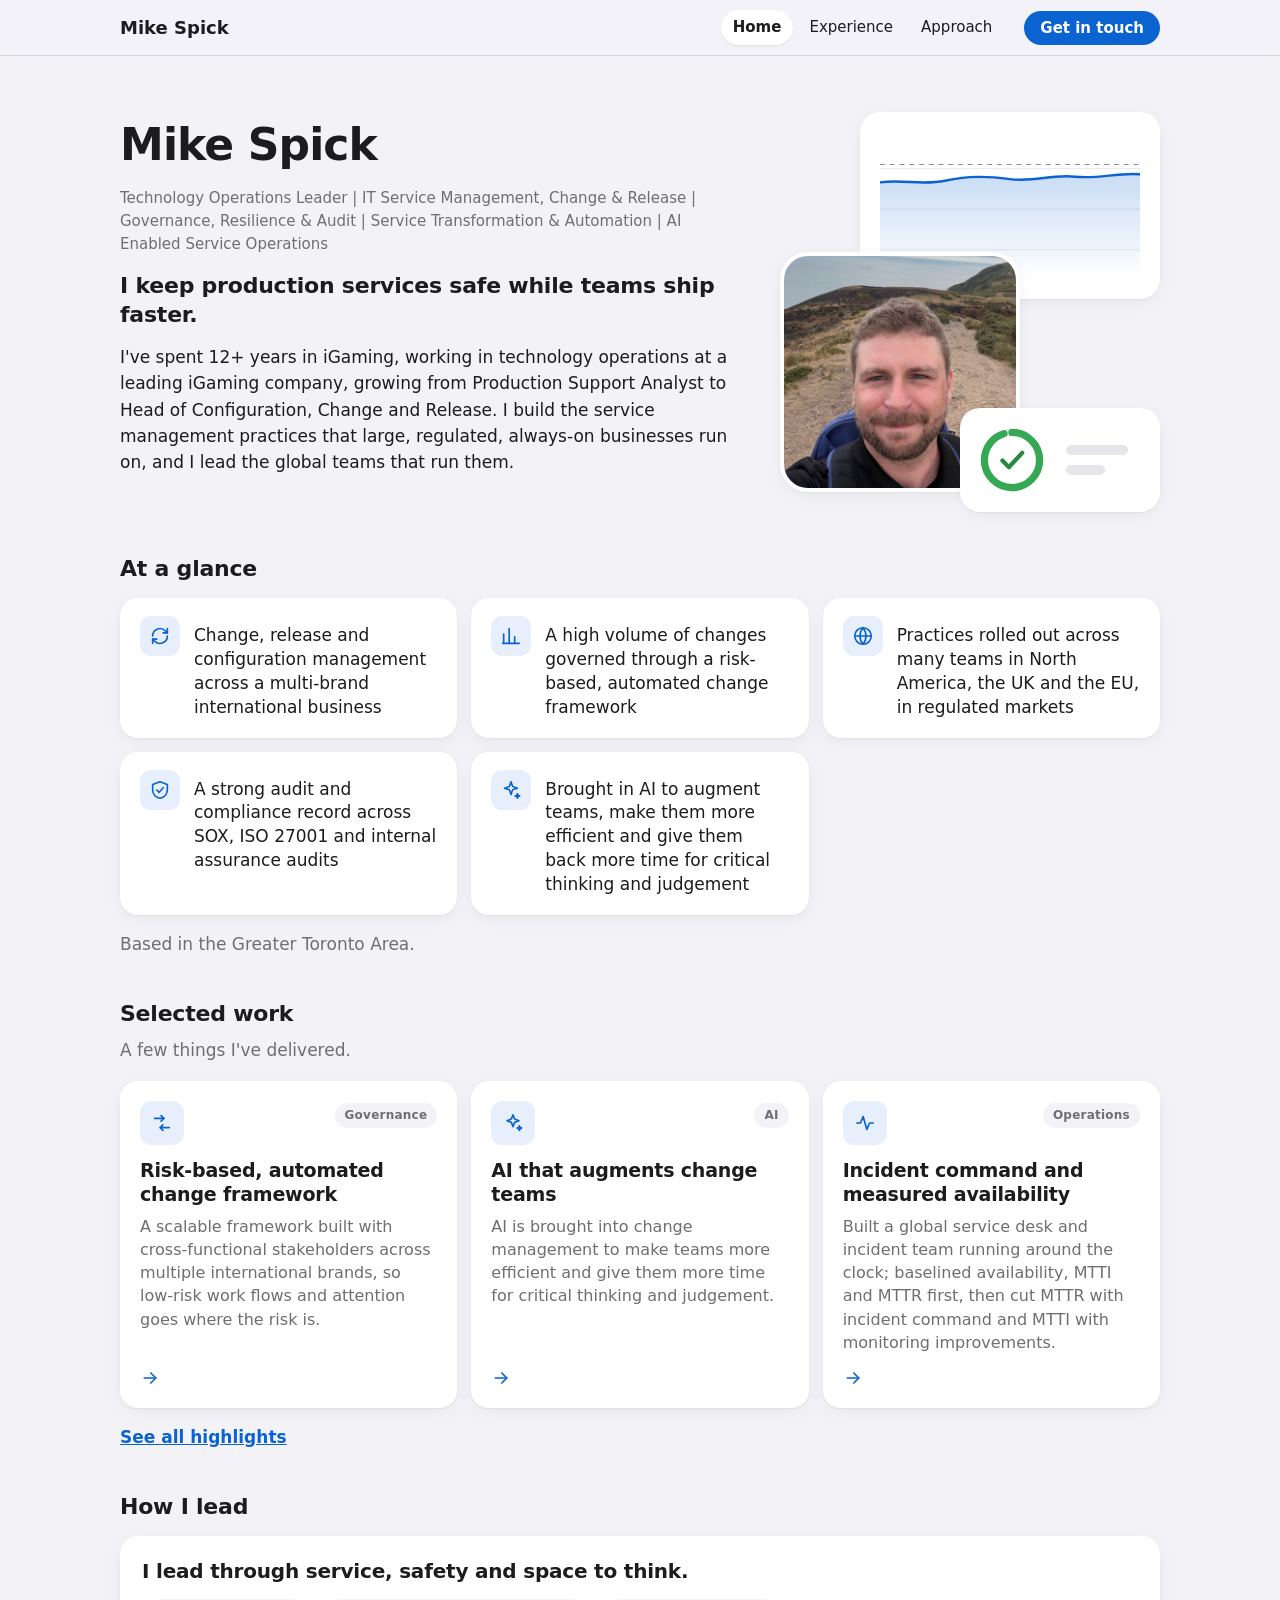
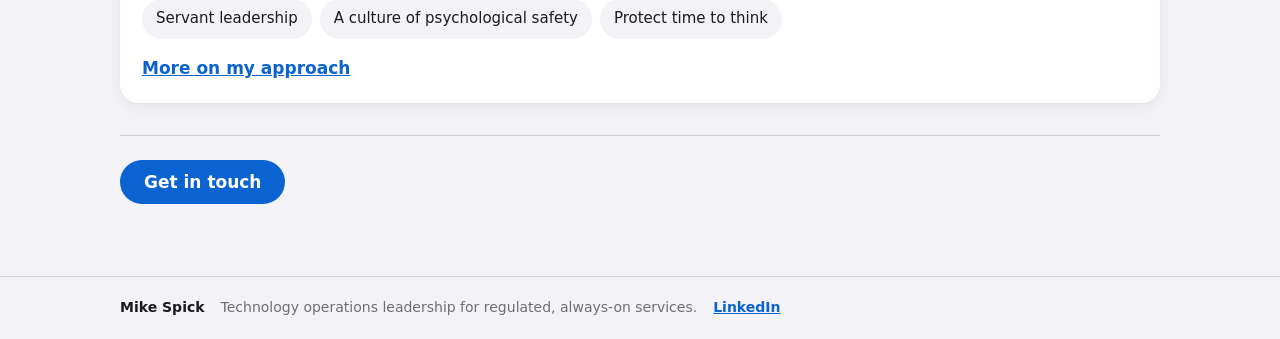
<file: index.html>
<!doctype html>
<html lang="en">
<head>
<meta charset="utf-8">
<meta name="viewport" content="width=device-width, initial-scale=1">
<title>Mike Spick | Technology Operations Leader</title>
<meta name="description" content="Mike Spick, Technology Operations Leader. I keep production services safe while teams ship faster.">
<meta property="og:type" content="website">
<meta property="og:site_name" content="Mike Spick">
<meta property="og:title" content="Mike Spick | Technology Operations Leader">
<meta property="og:description" content="Mike Spick, Technology Operations Leader. I keep production services safe while teams ship faster.">
<meta property="og:url" content="https://odd-brew.github.io/personal-website/">
<meta property="og:image" content="https://odd-brew.github.io/personal-website/img/og-card-2.jpg">
<meta property="og:image:width" content="1200">
<meta property="og:image:height" content="630">
<meta property="og:image:alt" content="Portrait of Mike Spick">
<meta name="twitter:card" content="summary_large_image">
<link rel="stylesheet" href="css/style.css?v=2">
</head>
<body>
<a class="skip-link" href="#main">Skip to content</a>
<header class="site-header">
<div class="wrap header-inner">
<a class="brand" href="index.html">Mike Spick</a>
<nav aria-label="Main"><ul><li><a href="index.html" aria-current="page">Home</a></li><li><a href="experience.html">Experience</a></li><li><a href="approach.html">Approach</a></li></ul></nav>
<a class="btn" href="contact.html">Get in touch</a>
</div>
</header>
<main id="main" class="wrap page-index">
<section class="hero"><div class="hero-side"><figure class="hero-photo"><img src="img/mike.jpg" width="480" height="480" alt="Portrait of Mike Spick" decoding="async"></figure><div aria-hidden="true"><div class="art-card art-chart"><svg viewBox="0 0 320 180" focusable="false"><defs><linearGradient id="ga" x1="0" y1="0" x2="0" y2="1"><stop offset="0" stop-color="#0a63d1" stop-opacity=".22"/><stop offset="1" stop-color="#0a63d1" stop-opacity="0"/></linearGradient></defs><g stroke="#e5e5ea" stroke-width="1"><line x1="0" y1="45" x2="320" y2="45"/><line x1="0" y1="95" x2="320" y2="95"/><line x1="0" y1="145" x2="320" y2="145"/></g><line x1="0" y1="40" x2="320" y2="40" stroke="#8e8e93" stroke-width="1.5" stroke-dasharray="6 6"/><path d="M0 62 C30 58 50 66 80 60 S130 54 160 58 S210 52 240 55 S290 50 320 52 L320 180 L0 180 Z" fill="url(#ga)"/><path d="M0 62 C30 58 50 66 80 60 S130 54 160 58 S210 52 240 55 S290 50 320 52" fill="none" stroke="#0a63d1" stroke-width="3" stroke-linecap="round"/></svg></div><div class="art-card art-ring"><svg viewBox="0 0 120 120" focusable="false"><circle cx="60" cy="60" r="46" fill="none" stroke="#e5e5ea" stroke-width="12"/><circle cx="60" cy="60" r="46" fill="none" stroke="#34a853" stroke-width="12" stroke-linecap="round" stroke-dasharray="275 289" transform="rotate(-90 60 60)"/><path d="M44 61 l11 11 l22 -24" fill="none" stroke="#248a3d" stroke-width="7" stroke-linecap="round" stroke-linejoin="round"/></svg><div class="art-lines"><b></b><b class="s"></b></div></div></div></div>
<h1>Mike Spick</h1>
<p class="title-line">Technology Operations Leader | IT Service Management, Change &amp; Release | Governance, Resilience &amp; Audit | Service Transformation &amp; Automation | AI Enabled Service Operations</p>
<p class="positioning">I keep production services safe while teams ship faster.</p>
<p>I've spent 12+ years in iGaming, working in technology operations at a leading iGaming company, growing from Production Support Analyst to Head of Configuration, Change and Release. I build the service management practices that large, regulated, always-on businesses run on, and I lead the global teams that run them.</p>
</section>
<section aria-labelledby="glance">
<h2 id="glance">At a glance</h2>
<ul class="outcomes">
<li><span class="ico" aria-hidden="true"><svg viewBox="0 0 24 24" width="22" height="22" fill="none" stroke="currentColor" stroke-width="1.8" stroke-linecap="round" stroke-linejoin="round"><path d="M4 12a8 8 0 0 1 13.7-5.7L20 8.6"/><path d="M20 4v4.6h-4.6"/><path d="M20 12a8 8 0 0 1-13.7 5.7L4 15.4"/><path d="M4 20v-4.6h4.6"/></svg></span><span class="txt">Change, release and configuration management across a multi-brand international business</span></li>
<li><span class="ico" aria-hidden="true"><svg viewBox="0 0 24 24" width="22" height="22" fill="none" stroke="currentColor" stroke-width="1.8" stroke-linecap="round" stroke-linejoin="round"><path d="M4 20V10"/><path d="M10 20V4"/><path d="M16 20v-7"/><path d="M21 20H3"/></svg></span><span class="txt">A high volume of changes governed through a risk-based, automated change framework</span></li>
<li><span class="ico" aria-hidden="true"><svg viewBox="0 0 24 24" width="22" height="22" fill="none" stroke="currentColor" stroke-width="1.8" stroke-linecap="round" stroke-linejoin="round"><circle cx="12" cy="12" r="9"/><path d="M3 12h18"/><path d="M12 3a14 14 0 0 1 0 18a14 14 0 0 1 0-18"/></svg></span><span class="txt">Practices rolled out across many teams in North America, the UK and the EU, in regulated markets</span></li>
<li><span class="ico" aria-hidden="true"><svg viewBox="0 0 24 24" width="22" height="22" fill="none" stroke="currentColor" stroke-width="1.8" stroke-linecap="round" stroke-linejoin="round"><path d="M12 3l8 3v6c0 4.5-3.4 8-8 9c-4.6-1-8-4.5-8-9V6z"/><path d="M8.5 12l2.5 2.5l4.5-5"/></svg></span><span class="txt">A strong audit and compliance record across SOX, ISO 27001 and internal assurance audits</span></li>
<li><span class="ico" aria-hidden="true"><svg viewBox="0 0 24 24" width="22" height="22" fill="none" stroke="currentColor" stroke-width="1.8" stroke-linecap="round" stroke-linejoin="round"><path d="M12 3l1.8 5.2L19 10l-5.2 1.8L12 17l-1.8-5.2L5 10l5.2-1.8z"/><path d="M19 16l.7 1.8l1.8.7l-1.8.7L19 21l-.7-1.8l-1.8-.7l1.8-.7z"/></svg></span><span class="txt">Brought in AI to augment teams, make them more efficient and give them back more time for critical thinking and judgement</span></li>
</ul>
<p class="muted">Based in the Greater Toronto Area.</p>
</section>
<section class="highlights home-sel" aria-labelledby="sel"><h2 id="sel">Selected work</h2><p class="hl-intro">A few things I've delivered.</p><ul class="hl-grid">
<li><a class="hl" href="experience.html#role-1"><span class="ico" aria-hidden="true"><svg viewBox="0 0 24 24" width="22" height="22" fill="none" stroke="currentColor" stroke-width="1.8" stroke-linecap="round" stroke-linejoin="round" focusable="false"><path d="M4 7h10"/><path d="M11 4l3 3-3 3"/><path d="M20 17H10"/><path d="M13 14l-3 3 3 3"/></svg></span><span class="tag">Governance</span><h3>Risk-based, automated change framework</h3><p>A scalable framework built with cross-functional stakeholders across multiple international brands, so low-risk work flows and attention goes where the risk is.</p><span class="proof"></span><svg class="go" viewBox="0 0 24 24" width="20" height="20" fill="none" stroke="currentColor" stroke-width="2" stroke-linecap="round" stroke-linejoin="round" aria-hidden="true" focusable="false"><path d="M5 12h14"/><path d="M13 6l6 6-6 6"/></svg></a></li>
<li><a class="hl" href="experience.html#role-1"><span class="ico" aria-hidden="true"><svg viewBox="0 0 24 24" width="22" height="22" fill="none" stroke="currentColor" stroke-width="1.8" stroke-linecap="round" stroke-linejoin="round" focusable="false"><path d="M12 3l1.8 4.7L18.5 9.5l-4.7 1.8L12 16l-1.8-4.7L5.5 9.5l4.7-1.8z"/><path d="M19 15l.7 1.8L21.5 17.5l-1.8.7L19 20l-.7-1.8-1.8-.7 1.8-.7z"/></svg></span><span class="tag">AI</span><h3>AI that augments change teams</h3><p>AI is brought into change management to make teams more efficient and give them more time for critical thinking and judgement.</p><span class="proof"></span><svg class="go" viewBox="0 0 24 24" width="20" height="20" fill="none" stroke="currentColor" stroke-width="2" stroke-linecap="round" stroke-linejoin="round" aria-hidden="true" focusable="false"><path d="M5 12h14"/><path d="M13 6l6 6-6 6"/></svg></a></li>
<li><a class="hl" href="experience.html#role-3"><span class="ico" aria-hidden="true"><svg viewBox="0 0 24 24" width="22" height="22" fill="none" stroke="currentColor" stroke-width="1.8" stroke-linecap="round" stroke-linejoin="round" focusable="false"><path d="M3 12h4l3-7 4 14 3-7h4"/></svg></span><span class="tag">Operations</span><h3>Incident command and measured availability</h3><p>Built a global service desk and incident team running around the clock; baselined availability, MTTI and MTTR first, then cut MTTR with incident command and MTTI with monitoring improvements.</p><span class="proof"></span><svg class="go" viewBox="0 0 24 24" width="20" height="20" fill="none" stroke="currentColor" stroke-width="2" stroke-linecap="round" stroke-linejoin="round" aria-hidden="true" focusable="false"><path d="M5 12h14"/><path d="M13 6l6 6-6 6"/></svg></a></li>
</ul><p class="more"><a href="experience.html">See all highlights</a></p></section>
<section class="home-lead" aria-labelledby="hlead"><h2 id="hlead">How I lead</h2><div class="panel"><p class="lead-line">I lead through service, safety and space to think.</p><ul class="chips"><li>Servant leadership</li><li>A culture of psychological safety</li><li>Protect time to think</li></ul><p class="more"><a href="approach.html#lead">More on my approach</a></p></div></section>
<section class="cta-band"><a class="btn" href="contact.html">Get in touch</a></section>
</main>
<footer class="site-footer"><div class="wrap"><p class="foot-name">Mike Spick</p><p class="foot-line">Technology operations leadership for regulated, always-on services.</p><a class="foot-link" href="https://www.linkedin.com/in/michaelspick/" target="_blank" rel="noopener noreferrer">LinkedIn<span class="sr-only"> (opens in a new tab)</span></a></div></footer>
</body>
</html>
</file>
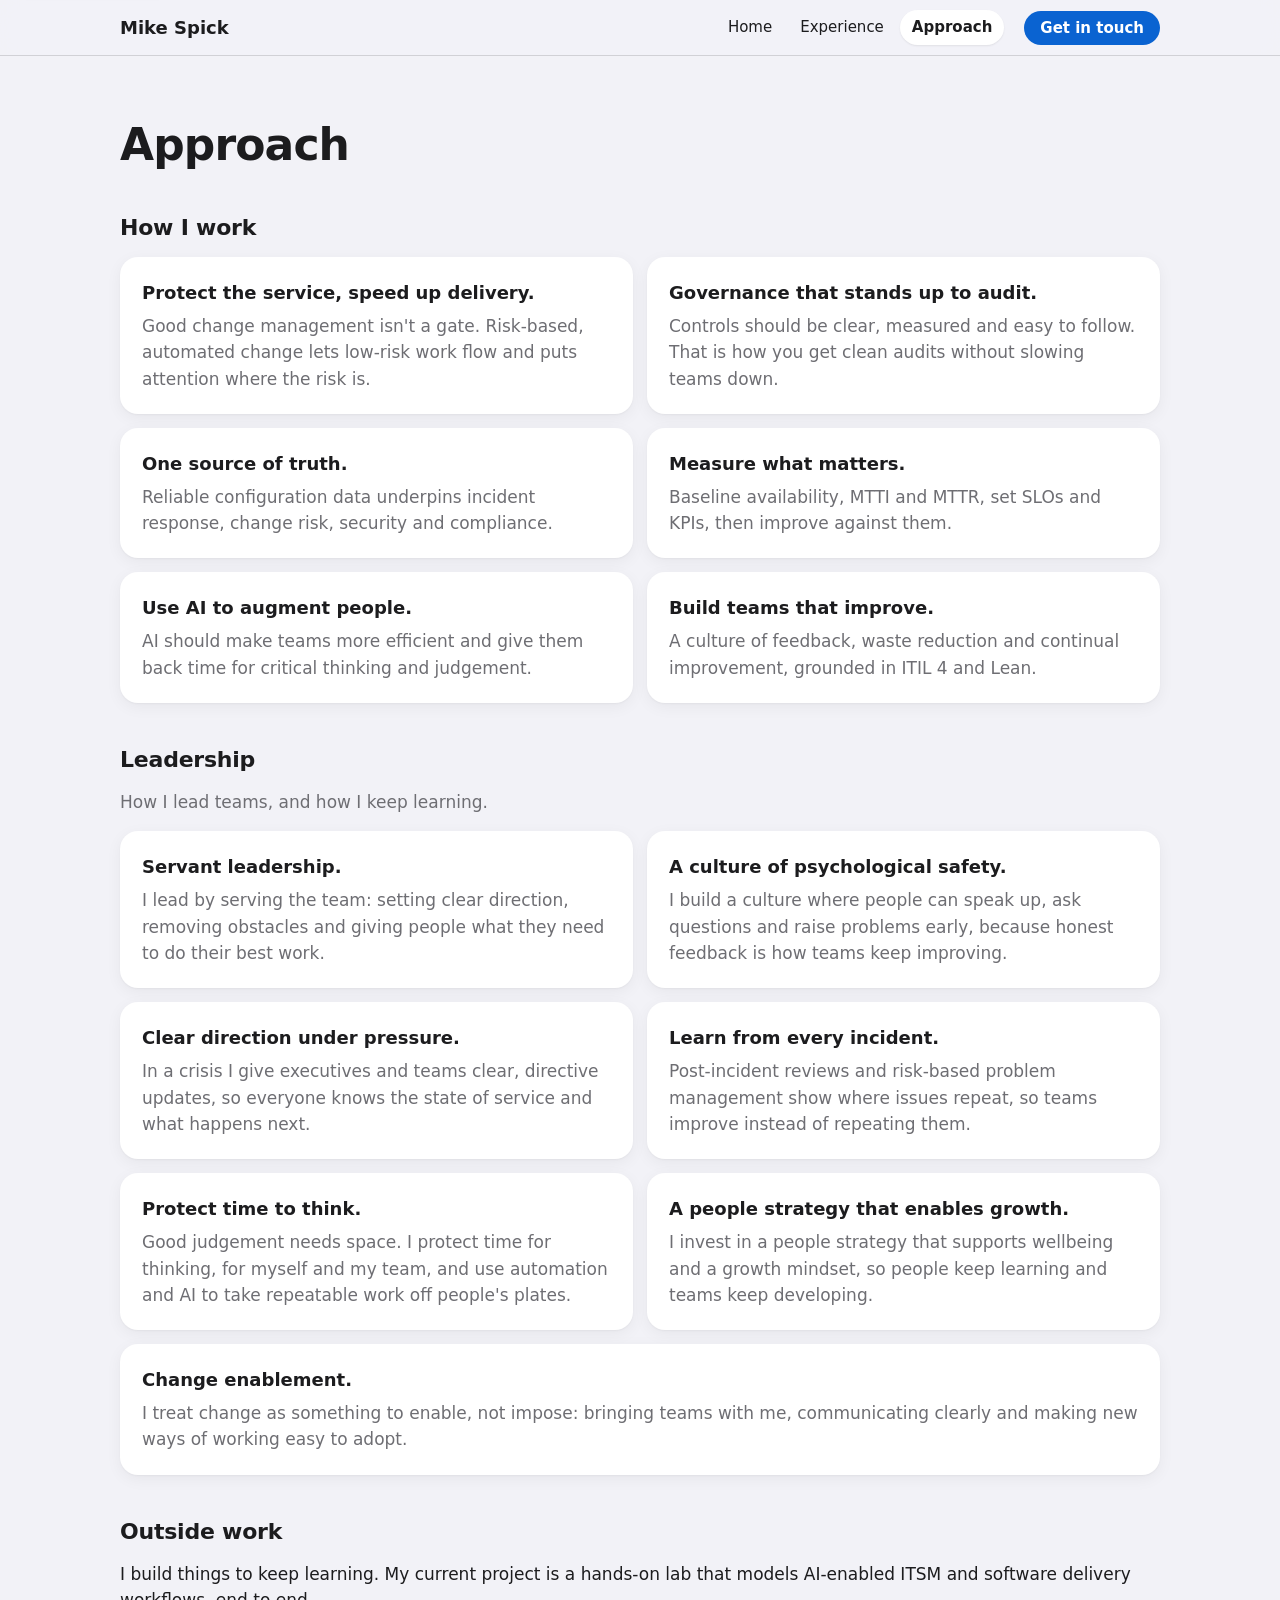
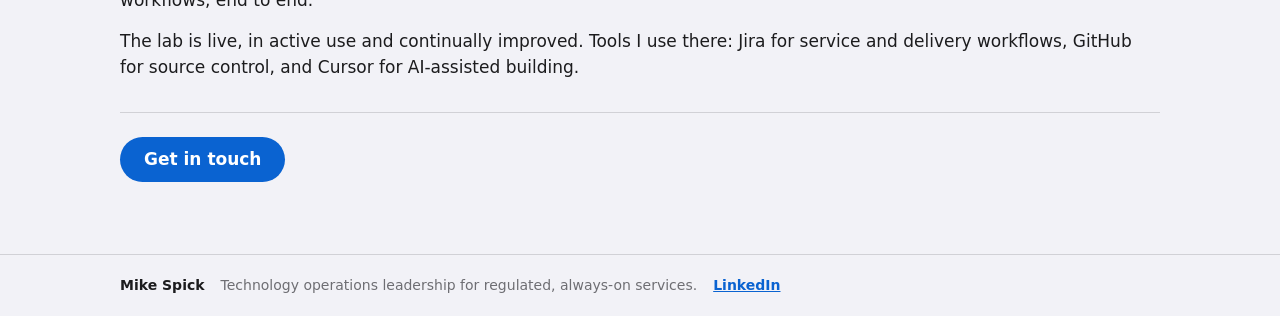
<file: approach.html>
<!doctype html>
<html lang="en">
<head>
<meta charset="utf-8">
<meta name="viewport" content="width=device-width, initial-scale=1">
<title>Approach | Mike Spick</title>
<meta name="description" content="Mike Spick, Technology Operations Leader. I keep production services safe while teams ship faster.">
<meta property="og:type" content="website">
<meta property="og:site_name" content="Mike Spick">
<meta property="og:title" content="Approach | Mike Spick">
<meta property="og:description" content="Mike Spick, Technology Operations Leader. I keep production services safe while teams ship faster.">
<meta property="og:url" content="https://odd-brew.github.io/personal-website/approach.html">
<meta property="og:image" content="https://odd-brew.github.io/personal-website/img/og-card-2.jpg">
<meta property="og:image:width" content="1200">
<meta property="og:image:height" content="630">
<meta property="og:image:alt" content="Portrait of Mike Spick">
<meta name="twitter:card" content="summary_large_image">
<link rel="stylesheet" href="css/style.css?v=2">
</head>
<body>
<a class="skip-link" href="#main">Skip to content</a>
<header class="site-header">
<div class="wrap header-inner">
<a class="brand" href="index.html">Mike Spick</a>
<nav aria-label="Main"><ul><li><a href="index.html">Home</a></li><li><a href="experience.html">Experience</a></li><li><a href="approach.html" aria-current="page">Approach</a></li></ul></nav>
<a class="btn" href="contact.html">Get in touch</a>
</div>
</header>
<main id="main" class="wrap page-approach">
<h1>Approach</h1><section aria-labelledby="how"><h2 id="how">How I work</h2><div class="principles"><article><h3>Protect the service, speed up delivery.</h3><p>Good change management isn't a gate. Risk-based, automated change lets low-risk work flow and puts attention where the risk is.</p></article><article><h3>Governance that stands up to audit.</h3><p>Controls should be clear, measured and easy to follow. That is how you get clean audits without slowing teams down.</p></article><article><h3>One source of truth.</h3><p>Reliable configuration data underpins incident response, change risk, security and compliance.</p></article><article><h3>Measure what matters.</h3><p>Baseline availability, MTTI and MTTR, set SLOs and KPIs, then improve against them.</p></article><article><h3>Use AI to augment people.</h3><p>AI should make teams more efficient and give them back time for critical thinking and judgement.</p></article><article><h3>Build teams that improve.</h3><p>A culture of feedback, waste reduction and continual improvement, grounded in ITIL 4 and Lean.</p></article></div></section>
<section aria-labelledby="lead"><h2 id="lead">Leadership</h2><p class="sec-intro">How I lead teams, and how I keep learning.</p><div class="principles"><article><h3>Servant leadership.</h3><p>I lead by serving the team: setting clear direction, removing obstacles and giving people what they need to do their best work.</p></article><article><h3>A culture of psychological safety.</h3><p>I build a culture where people can speak up, ask questions and raise problems early, because honest feedback is how teams keep improving.</p></article><article><h3>Clear direction under pressure.</h3><p>In a crisis I give executives and teams clear, directive updates, so everyone knows the state of service and what happens next.</p></article><article><h3>Learn from every incident.</h3><p>Post-incident reviews and risk-based problem management show where issues repeat, so teams improve instead of repeating them.</p></article><article><h3>Protect time to think.</h3><p>Good judgement needs space. I protect time for thinking, for myself and my team, and use automation and AI to take repeatable work off people's plates.</p></article><article><h3>A people strategy that enables growth.</h3><p>I invest in a people strategy that supports wellbeing and a growth mindset, so people keep learning and teams keep developing.</p></article><article><h3>Change enablement.</h3><p>I treat change as something to enable, not impose: bringing teams with me, communicating clearly and making new ways of working easy to adopt.</p></article></div></section>
<section aria-labelledby="outside"><h2 id="outside">Outside work</h2>
<p>I build things to keep learning. My current project is a hands-on lab that models AI-enabled ITSM and software delivery workflows, end to end.</p>
<p>The lab is live, in active use and continually improved. Tools I use there: Jira for service and delivery workflows, GitHub for source control, and Cursor for AI-assisted building.</p></section>
<section class="cta-band"><a class="btn" href="contact.html">Get in touch</a></section>
</main>
<footer class="site-footer"><div class="wrap"><p class="foot-name">Mike Spick</p><p class="foot-line">Technology operations leadership for regulated, always-on services.</p><a class="foot-link" href="https://www.linkedin.com/in/michaelspick/" target="_blank" rel="noopener noreferrer">LinkedIn<span class="sr-only"> (opens in a new tab)</span></a></div></footer>
</body>
</html>
</file>
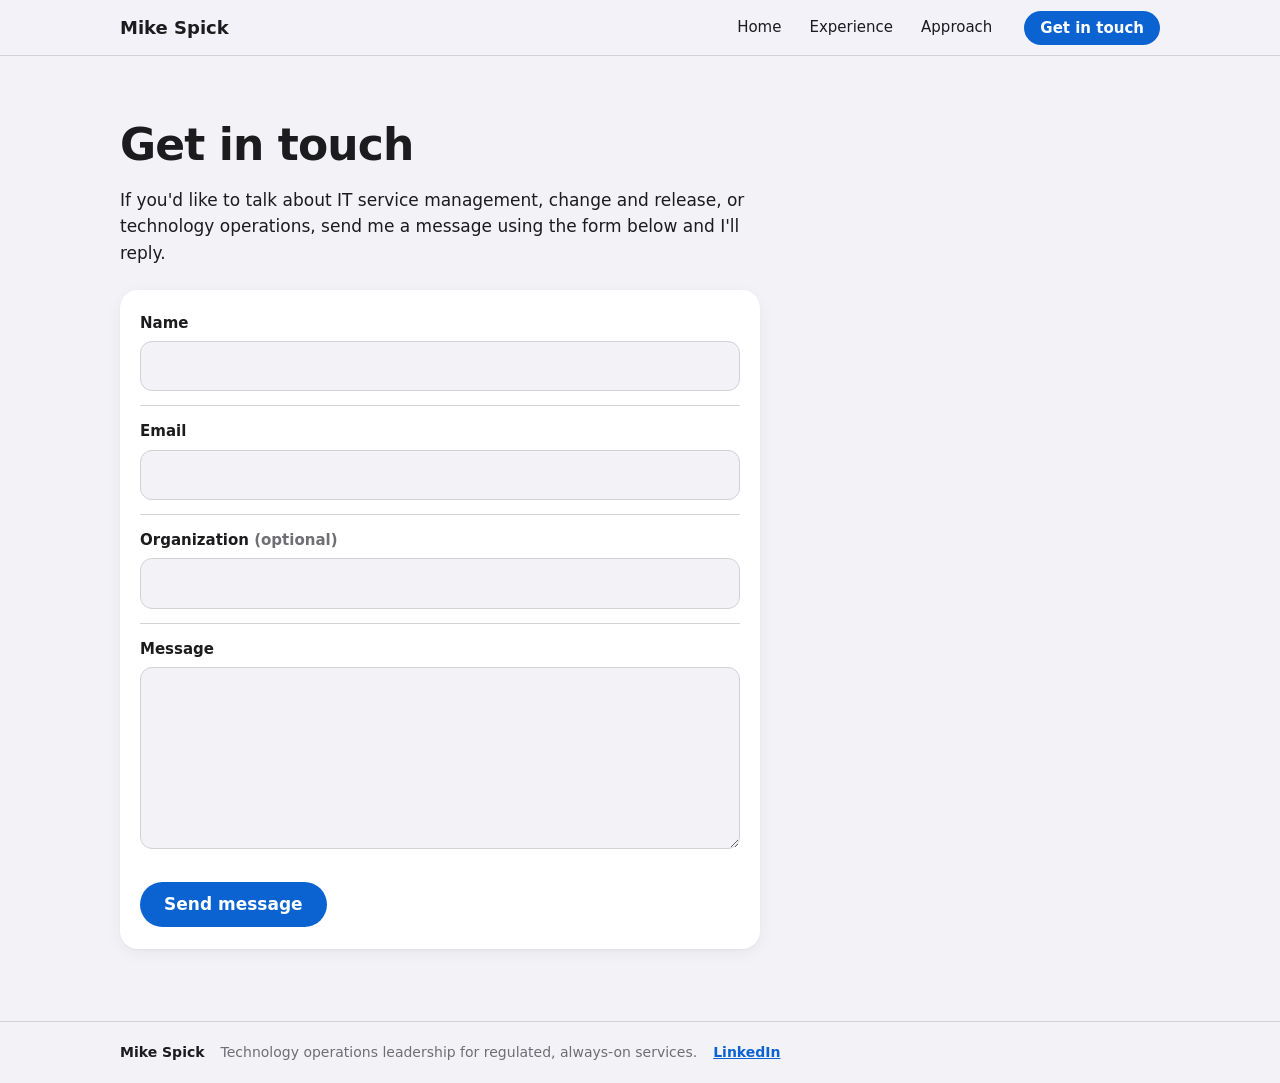
<file: contact.html>
<!doctype html>
<html lang="en">
<head>
<meta charset="utf-8">
<meta name="viewport" content="width=device-width, initial-scale=1">
<title>Get in touch | Mike Spick</title>
<meta name="description" content="Mike Spick, Technology Operations Leader. I keep production services safe while teams ship faster.">
<meta property="og:type" content="website">
<meta property="og:site_name" content="Mike Spick">
<meta property="og:title" content="Get in touch | Mike Spick">
<meta property="og:description" content="Mike Spick, Technology Operations Leader. I keep production services safe while teams ship faster.">
<meta property="og:url" content="https://odd-brew.github.io/personal-website/contact.html">
<meta property="og:image" content="https://odd-brew.github.io/personal-website/img/og-card-2.jpg">
<meta property="og:image:width" content="1200">
<meta property="og:image:height" content="630">
<meta property="og:image:alt" content="Portrait of Mike Spick">
<meta name="twitter:card" content="summary_large_image">
<link rel="stylesheet" href="css/style.css?v=2">
</head>
<body>
<a class="skip-link" href="#main">Skip to content</a>
<header class="site-header">
<div class="wrap header-inner">
<a class="brand" href="index.html">Mike Spick</a>
<nav aria-label="Main"><ul><li><a href="index.html">Home</a></li><li><a href="experience.html">Experience</a></li><li><a href="approach.html">Approach</a></li></ul></nav>
<a class="btn" href="contact.html">Get in touch</a>
</div>
</header>
<main id="main" class="wrap page-contact">
<h1>Get in touch</h1>
<p>If you'd like to talk about IT service management, change and release, or technology operations, send me a message using the form below and I'll reply.</p>
<form class="contact-form" action="https://api.web3forms.com/submit" method="POST">
<input type="hidden" name="access_key" value="6f704bec-0161-4e10-967d-f97a40b47fc6">
<input type="hidden" name="redirect" value="https://odd-brew.github.io/personal-website/thanks.html">
<input type="checkbox" name="botcheck" class="hp" style="display:none" tabindex="-1" autocomplete="off" aria-hidden="true">
<div class="field"><label for="name">Name</label><input id="name" name="name" type="text" autocomplete="name" required></div>
<div class="field"><label for="email">Email</label><input id="email" name="email" type="email" autocomplete="email" required></div>
<div class="field"><label for="company">Organization <span class="opt">(optional)</span></label><input id="company" name="company" type="text" autocomplete="organization"></div>
<div class="field"><label for="message">Message</label><textarea id="message" name="message" rows="6" required></textarea></div>
<button type="submit" class="btn">Send message</button>
</form>
</main>
<footer class="site-footer"><div class="wrap"><p class="foot-name">Mike Spick</p><p class="foot-line">Technology operations leadership for regulated, always-on services.</p><a class="foot-link" href="https://www.linkedin.com/in/michaelspick/" target="_blank" rel="noopener noreferrer">LinkedIn<span class="sr-only"> (opens in a new tab)</span></a></div></footer>
</body>
</html>
</file>
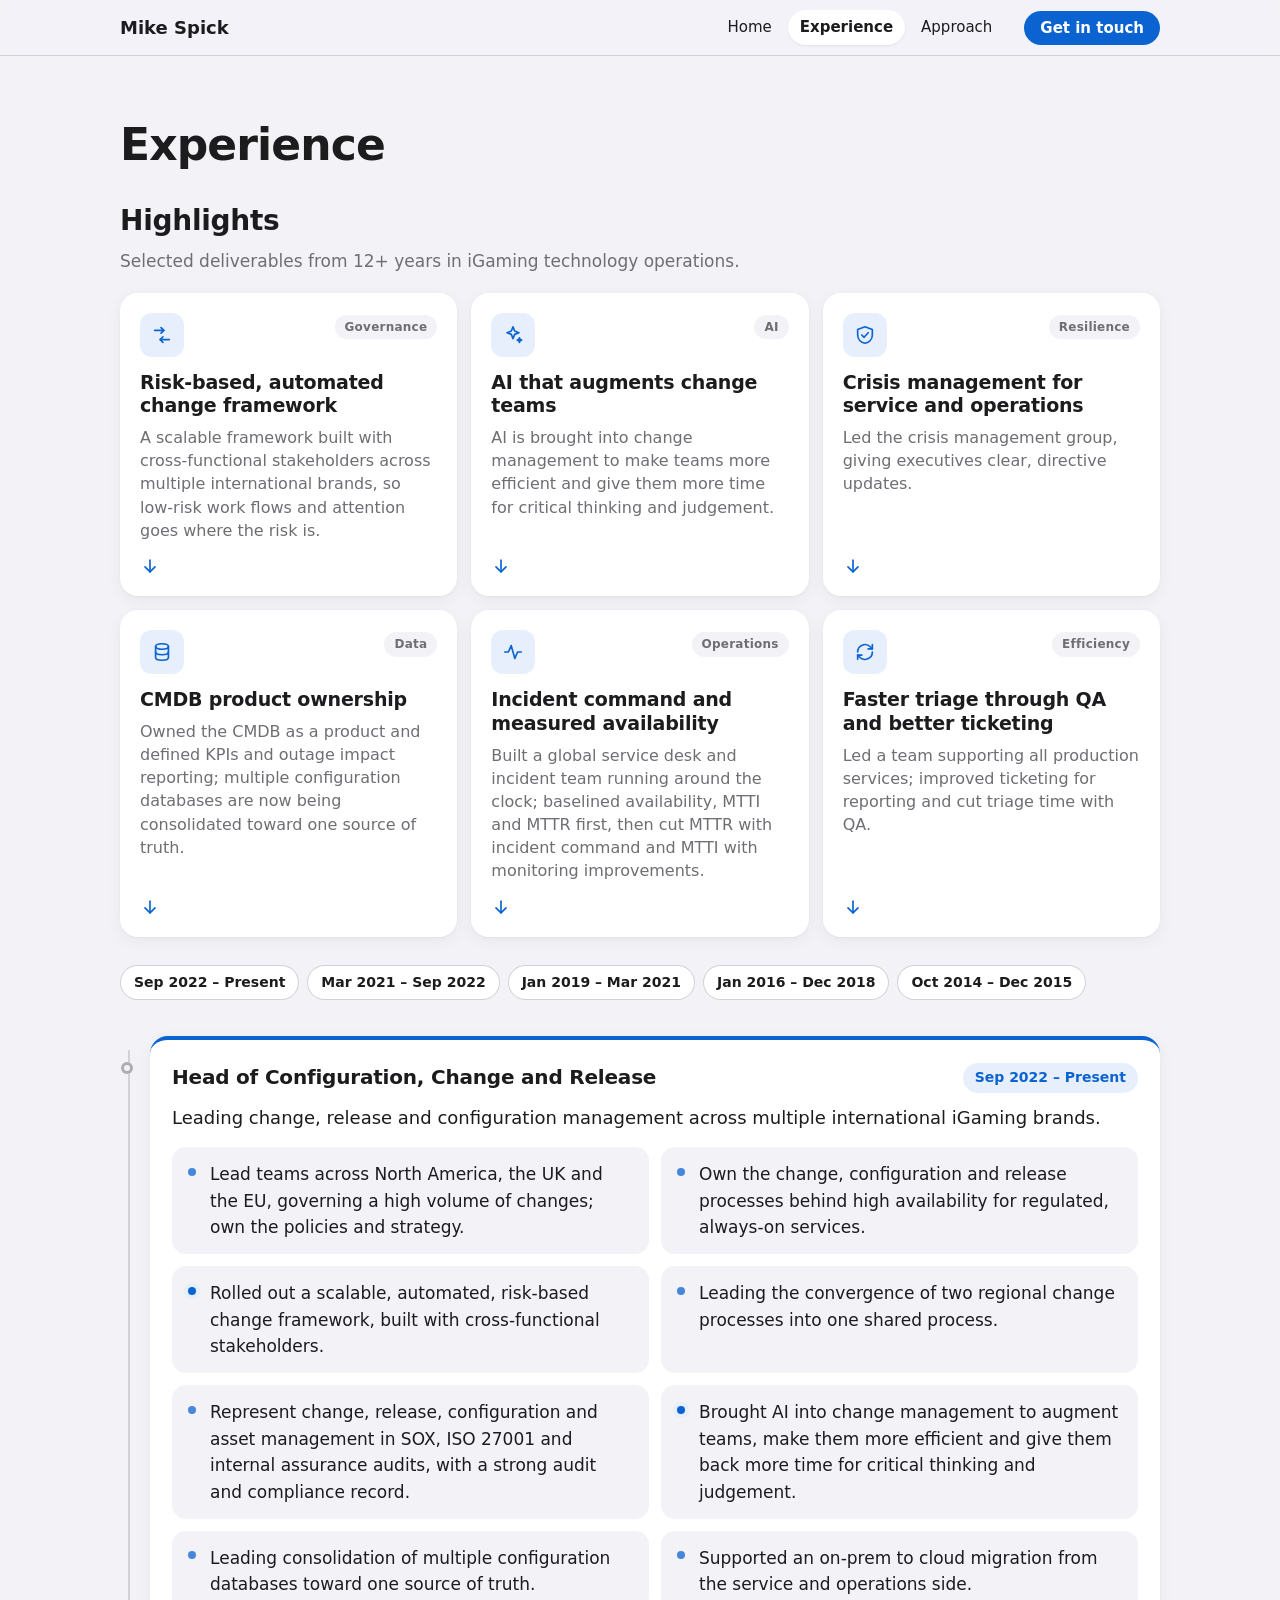
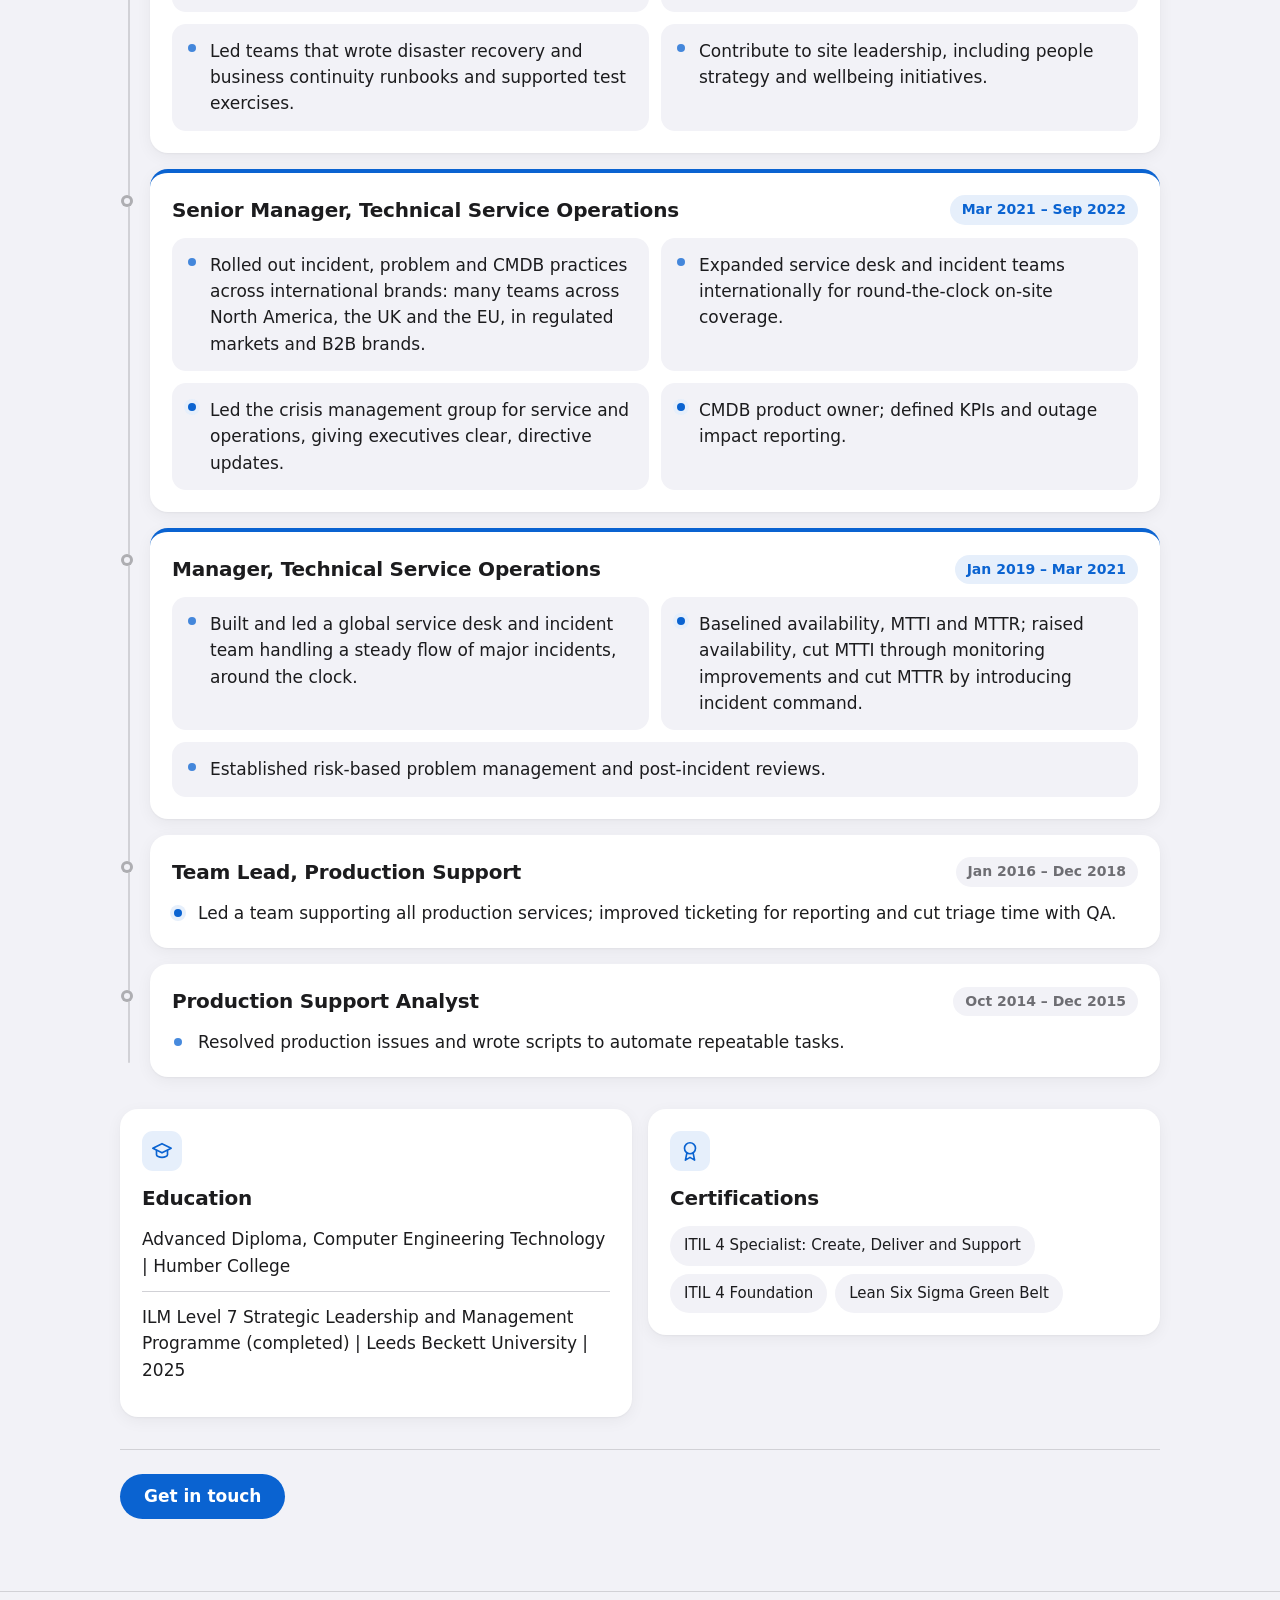
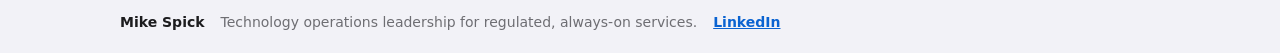
<file: experience.html>
<!doctype html>
<html lang="en">
<head>
<meta charset="utf-8">
<meta name="viewport" content="width=device-width, initial-scale=1">
<title>Experience | Mike Spick</title>
<meta name="description" content="Mike Spick, Technology Operations Leader. I keep production services safe while teams ship faster.">
<meta property="og:type" content="website">
<meta property="og:site_name" content="Mike Spick">
<meta property="og:title" content="Experience | Mike Spick">
<meta property="og:description" content="Mike Spick, Technology Operations Leader. I keep production services safe while teams ship faster.">
<meta property="og:url" content="https://odd-brew.github.io/personal-website/experience.html">
<meta property="og:image" content="https://odd-brew.github.io/personal-website/img/og-card-2.jpg">
<meta property="og:image:width" content="1200">
<meta property="og:image:height" content="630">
<meta property="og:image:alt" content="Portrait of Mike Spick">
<meta name="twitter:card" content="summary_large_image">
<link rel="stylesheet" href="css/style.css?v=2">
</head>
<body>
<a class="skip-link" href="#main">Skip to content</a>
<header class="site-header">
<div class="wrap header-inner">
<a class="brand" href="index.html">Mike Spick</a>
<nav aria-label="Main"><ul><li><a href="index.html">Home</a></li><li><a href="experience.html" aria-current="page">Experience</a></li><li><a href="approach.html">Approach</a></li></ul></nav>
<a class="btn" href="contact.html">Get in touch</a>
</div>
</header>
<main id="main" class="wrap page-experience">
<h1>Experience</h1><section class="highlights" aria-labelledby="hl"><h2 id="hl">Highlights</h2><p class="hl-intro">Selected deliverables from 12+ years in iGaming technology operations.</p><ul class="hl-grid">
<li><a class="hl" href="#role-1"><span class="ico" aria-hidden="true"><svg viewBox="0 0 24 24" width="22" height="22" fill="none" stroke="currentColor" stroke-width="1.8" stroke-linecap="round" stroke-linejoin="round" focusable="false"><path d="M4 7h10"/><path d="M11 4l3 3-3 3"/><path d="M20 17H10"/><path d="M13 14l-3 3 3 3"/></svg></span><span class="tag">Governance</span><h3>Risk-based, automated change framework</h3><p>A scalable framework built with cross-functional stakeholders across multiple international brands, so low-risk work flows and attention goes where the risk is.</p><span class="proof"></span><svg class="go" viewBox="0 0 24 24" width="20" height="20" fill="none" stroke="currentColor" stroke-width="2" stroke-linecap="round" stroke-linejoin="round" aria-hidden="true" focusable="false"><path d="M12 5v14"/><path d="M6 13l6 6 6-6"/></svg></a></li>
<li><a class="hl" href="#role-1"><span class="ico" aria-hidden="true"><svg viewBox="0 0 24 24" width="22" height="22" fill="none" stroke="currentColor" stroke-width="1.8" stroke-linecap="round" stroke-linejoin="round" focusable="false"><path d="M12 3l1.8 4.7L18.5 9.5l-4.7 1.8L12 16l-1.8-4.7L5.5 9.5l4.7-1.8z"/><path d="M19 15l.7 1.8L21.5 17.5l-1.8.7L19 20l-.7-1.8-1.8-.7 1.8-.7z"/></svg></span><span class="tag">AI</span><h3>AI that augments change teams</h3><p>AI is brought into change management to make teams more efficient and give them more time for critical thinking and judgement.</p><span class="proof"></span><svg class="go" viewBox="0 0 24 24" width="20" height="20" fill="none" stroke="currentColor" stroke-width="2" stroke-linecap="round" stroke-linejoin="round" aria-hidden="true" focusable="false"><path d="M12 5v14"/><path d="M6 13l6 6 6-6"/></svg></a></li>
<li><a class="hl" href="#role-2"><span class="ico" aria-hidden="true"><svg viewBox="0 0 24 24" width="22" height="22" fill="none" stroke="currentColor" stroke-width="1.8" stroke-linecap="round" stroke-linejoin="round" focusable="false"><path d="M12 3l8 3v6c0 4.5-3.4 8-8 9c-4.6-1-8-4.5-8-9V6z"/><path d="M8.5 12l2.5 2.5l4.5-5"/></svg></span><span class="tag">Resilience</span><h3>Crisis management for service and operations</h3><p>Led the crisis management group, giving executives clear, directive updates.</p><span class="proof"></span><svg class="go" viewBox="0 0 24 24" width="20" height="20" fill="none" stroke="currentColor" stroke-width="2" stroke-linecap="round" stroke-linejoin="round" aria-hidden="true" focusable="false"><path d="M12 5v14"/><path d="M6 13l6 6 6-6"/></svg></a></li>
<li><a class="hl" href="#role-2"><span class="ico" aria-hidden="true"><svg viewBox="0 0 24 24" width="22" height="22" fill="none" stroke="currentColor" stroke-width="1.8" stroke-linecap="round" stroke-linejoin="round" focusable="false"><ellipse cx="12" cy="6" rx="7" ry="3"/><path d="M5 6v6c0 1.7 3.1 3 7 3s7-1.3 7-3V6"/><path d="M5 12v6c0 1.7 3.1 3 7 3s7-1.3 7-3v-6"/></svg></span><span class="tag">Data</span><h3>CMDB product ownership</h3><p>Owned the CMDB as a product and defined KPIs and outage impact reporting; multiple configuration databases are now being consolidated toward one source of truth.</p><span class="proof"></span><svg class="go" viewBox="0 0 24 24" width="20" height="20" fill="none" stroke="currentColor" stroke-width="2" stroke-linecap="round" stroke-linejoin="round" aria-hidden="true" focusable="false"><path d="M12 5v14"/><path d="M6 13l6 6 6-6"/></svg></a></li>
<li><a class="hl" href="#role-3"><span class="ico" aria-hidden="true"><svg viewBox="0 0 24 24" width="22" height="22" fill="none" stroke="currentColor" stroke-width="1.8" stroke-linecap="round" stroke-linejoin="round" focusable="false"><path d="M3 12h4l3-7 4 14 3-7h4"/></svg></span><span class="tag">Operations</span><h3>Incident command and measured availability</h3><p>Built a global service desk and incident team running around the clock; baselined availability, MTTI and MTTR first, then cut MTTR with incident command and MTTI with monitoring improvements.</p><span class="proof"></span><svg class="go" viewBox="0 0 24 24" width="20" height="20" fill="none" stroke="currentColor" stroke-width="2" stroke-linecap="round" stroke-linejoin="round" aria-hidden="true" focusable="false"><path d="M12 5v14"/><path d="M6 13l6 6 6-6"/></svg></a></li>
<li><a class="hl" href="#role-4"><span class="ico" aria-hidden="true"><svg viewBox="0 0 24 24" width="22" height="22" fill="none" stroke="currentColor" stroke-width="1.8" stroke-linecap="round" stroke-linejoin="round" focusable="false"><path d="M4 12a8 8 0 0 1 13.7-5.7L20 8.6"/><path d="M20 4v4.6h-4.6"/><path d="M20 12a8 8 0 0 1-13.7 5.7L4 15.4"/><path d="M4 20v-4.6h4.6"/></svg></span><span class="tag">Efficiency</span><h3>Faster triage through QA and better ticketing</h3><p>Led a team supporting all production services; improved ticketing for reporting and cut triage time with QA.</p><span class="proof"></span><svg class="go" viewBox="0 0 24 24" width="20" height="20" fill="none" stroke="currentColor" stroke-width="2" stroke-linecap="round" stroke-linejoin="round" aria-hidden="true" focusable="false"><path d="M12 5v14"/><path d="M6 13l6 6 6-6"/></svg></a></li>
</ul></section>
<nav class="jump" aria-label="Jump to a role"><ul><li><a href="#role-1" aria-label="Head of Configuration, Change and Release, Sep 2022 – Present">Sep 2022 – Present</a></li><li><a href="#role-2" aria-label="Senior Manager, Technical Service Operations, Mar 2021 – Sep 2022">Mar 2021 – Sep 2022</a></li><li><a href="#role-3" aria-label="Manager, Technical Service Operations, Jan 2019 – Mar 2021">Jan 2019 – Mar 2021</a></li><li><a href="#role-4" aria-label="Team Lead, Production Support, Jan 2016 – Dec 2018">Jan 2016 – Dec 2018</a></li><li><a href="#role-5" aria-label="Production Support Analyst, Oct 2014 – Dec 2015">Oct 2014 – Dec 2015</a></li></ul></nav><section aria-labelledby="roles"><h2 id="roles" class="sr-only">Roles</h2><ol class="timeline">
<li id="role-1" class="role lead-role"><article><header><h3>Head of Configuration, Change and Release</h3><p class="dates">Sep 2022 – Present</p></header><p class="lead">Leading change, release and configuration management across multiple international iGaming brands.</p><ul class="points"><li>Lead teams across North America, the UK and the EU, governing a high volume of changes; own the policies and strategy.</li><li>Own the change, configuration and release processes behind high availability for regulated, always-on services.</li><li class="hl-point">Rolled out a scalable, automated, risk-based change framework, built with cross-functional stakeholders.</li><li>Leading the convergence of two regional change processes into one shared process.</li><li>Represent change, release, configuration and asset management in SOX, ISO 27001 and internal assurance audits, with a strong audit and compliance record.</li><li class="hl-point">Brought AI into change management to augment teams, make them more efficient and give them back more time for critical thinking and judgement.</li><li>Leading consolidation of multiple configuration databases toward one source of truth.</li><li>Supported an on-prem to cloud migration from the service and operations side.</li><li>Led teams that wrote disaster recovery and business continuity runbooks and supported test exercises.</li><li>Contribute to site leadership, including people strategy and wellbeing initiatives.</li></ul></article></li>
<li id="role-2" class="role lead-role"><article><header><h3>Senior Manager, Technical Service Operations</h3><p class="dates">Mar 2021 – Sep 2022</p></header><ul class="points"><li>Rolled out incident, problem and CMDB practices across international brands: many teams across North America, the UK and the EU, in regulated markets and B2B brands.</li><li>Expanded service desk and incident teams internationally for round-the-clock on-site coverage.</li><li class="hl-point">Led the crisis management group for service and operations, giving executives clear, directive updates.</li><li class="hl-point">CMDB product owner; defined KPIs and outage impact reporting.</li></ul></article></li>
<li id="role-3" class="role lead-role"><article><header><h3>Manager, Technical Service Operations</h3><p class="dates">Jan 2019 – Mar 2021</p></header><ul class="points"><li>Built and led a global service desk and incident team handling a steady flow of major incidents, around the clock.</li><li class="hl-point">Baselined availability, MTTI and MTTR; raised availability, cut MTTI through monitoring improvements and cut MTTR by introducing incident command.</li><li>Established risk-based problem management and post-incident reviews.</li></ul></article></li>
<li id="role-4" class="role"><article><header><h3>Team Lead, Production Support</h3><p class="dates">Jan 2016 – Dec 2018</p></header><ul class="points"><li class="hl-point">Led a team supporting all production services; improved ticketing for reporting and cut triage time with QA.</li></ul></article></li>
<li id="role-5" class="role"><article><header><h3>Production Support Analyst</h3><p class="dates">Oct 2014 – Dec 2015</p></header><ul class="points"><li>Resolved production issues and wrote scripts to automate repeatable tasks.</li></ul></article></li>
</ol></section>
<div class="pair">
<section class="panel" aria-labelledby="edu"><span class="ico" aria-hidden="true"><svg viewBox="0 0 24 24" width="22" height="22" fill="none" stroke="currentColor" stroke-width="1.8" stroke-linecap="round" stroke-linejoin="round" focusable="false"><path d="M2 9l10-5 10 5-10 5z"/><path d="M6 11.5V16c0 1.4 2.7 3 6 3s6-1.6 6-3v-4.5"/></svg></span><h2 id="edu">Education</h2><ul class="rows">
<li>Advanced Diploma, Computer Engineering Technology | Humber College</li>
<li>ILM Level 7 Strategic Leadership and Management Programme (completed) | Leeds Beckett University | 2025</li></ul></section>
<section class="panel" aria-labelledby="certs"><span class="ico" aria-hidden="true"><svg viewBox="0 0 24 24" width="22" height="22" fill="none" stroke="currentColor" stroke-width="1.8" stroke-linecap="round" stroke-linejoin="round" focusable="false"><circle cx="12" cy="9" r="6"/><path d="M8.5 14.5L7 22l5-3 5 3-1.5-7.5"/></svg></span><h2 id="certs">Certifications</h2><ul class="chips">
<li>ITIL 4 Specialist: Create, Deliver and Support</li><li>ITIL 4 Foundation</li><li>Lean Six Sigma Green Belt</li></ul></section>
</div>
<section class="cta-band"><a class="btn" href="contact.html">Get in touch</a></section>
</main>
<footer class="site-footer"><div class="wrap"><p class="foot-name">Mike Spick</p><p class="foot-line">Technology operations leadership for regulated, always-on services.</p><a class="foot-link" href="https://www.linkedin.com/in/michaelspick/" target="_blank" rel="noopener noreferrer">LinkedIn<span class="sr-only"> (opens in a new tab)</span></a></div></footer>
</body>
</html>
</file>
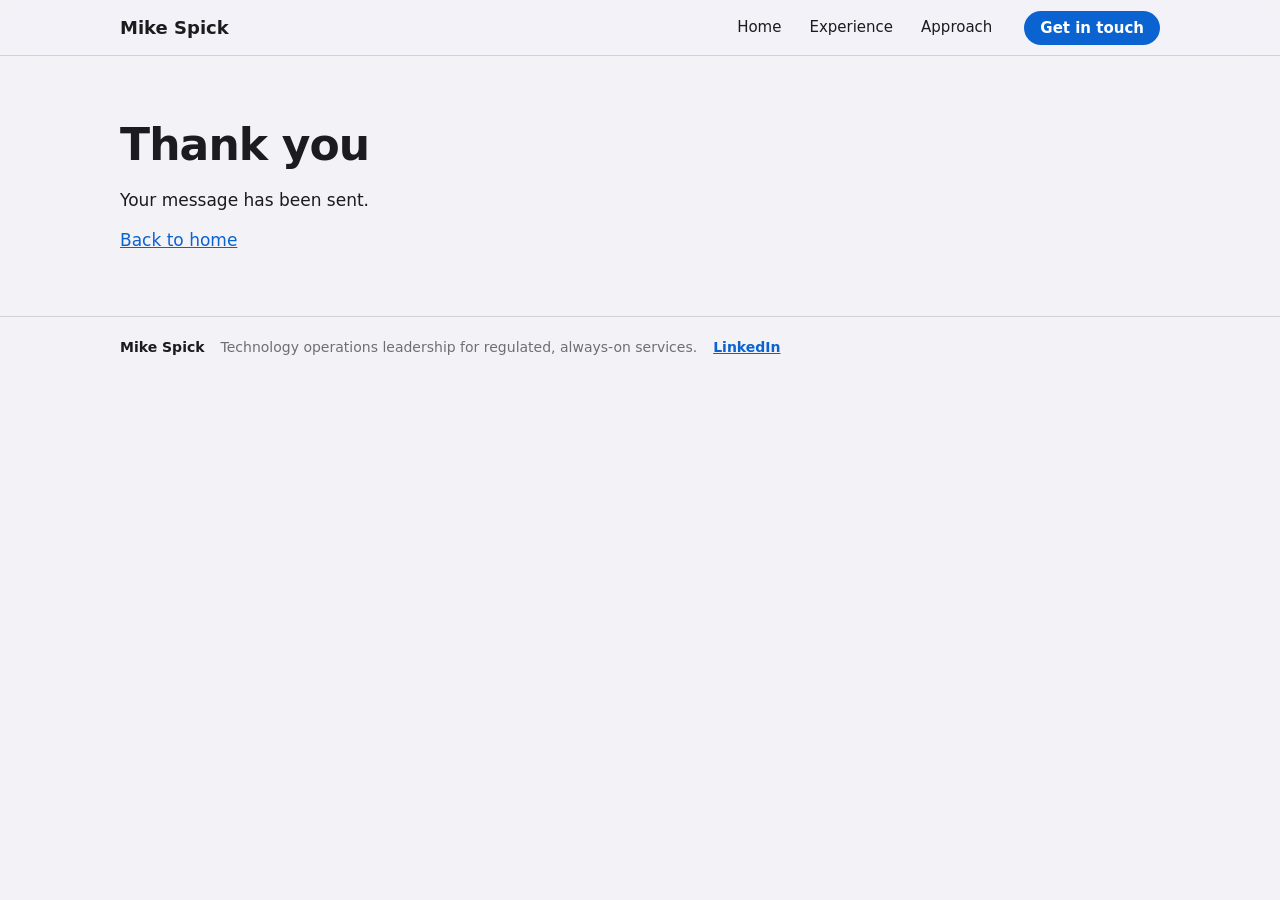
<file: thanks.html>
<!doctype html>
<html lang="en">
<head>
<meta charset="utf-8">
<meta name="viewport" content="width=device-width, initial-scale=1">
<title>Message sent | Mike Spick</title>
<meta name="description" content="Mike Spick, Technology Operations Leader. I keep production services safe while teams ship faster.">
<link rel="stylesheet" href="css/style.css?v=2">
</head>
<body>
<a class="skip-link" href="#main">Skip to content</a>
<header class="site-header">
<div class="wrap header-inner">
<a class="brand" href="index.html">Mike Spick</a>
<nav aria-label="Main"><ul><li><a href="index.html">Home</a></li><li><a href="experience.html">Experience</a></li><li><a href="approach.html">Approach</a></li></ul></nav>
<a class="btn" href="contact.html">Get in touch</a>
</div>
</header>
<main id="main" class="wrap page-thanks">
<h1>Thank you</h1><p>Your message has been sent.</p><p><a href="index.html">Back to home</a></p>
</main>
<footer class="site-footer"><div class="wrap"><p class="foot-name">Mike Spick</p><p class="foot-line">Technology operations leadership for regulated, always-on services.</p><a class="foot-link" href="https://www.linkedin.com/in/michaelspick/" target="_blank" rel="noopener noreferrer">LinkedIn<span class="sr-only"> (opens in a new tab)</span></a></div></footer>
</body>
</html>
</file>
<file: css/style.css>
:root{--bg:#f2f2f7;--card:#fff;--text:#1c1c1e;--muted:#6e6e73;--sep:#d1d1d6;--accent:#0a63d1;--accent-hover:#0850a8;--radius:18px;--shadow:0 1px 2px rgba(0,0,0,.04),0 4px 16px rgba(0,0,0,.05)}
*{box-sizing:border-box}
html{-webkit-text-size-adjust:100%}
body{margin:0;background:var(--bg);color:var(--text);font:17px/1.55 -apple-system,BlinkMacSystemFont,"Segoe UI",system-ui,sans-serif;-webkit-font-smoothing:antialiased;overflow-wrap:break-word}
.wrap{max-width:1080px;margin:0 auto;padding-left:20px;padding-right:20px}
a{color:var(--accent)}
:focus-visible{outline:3px solid var(--accent);outline-offset:3px;border-radius:6px}
.sr-only{position:absolute;width:1px;height:1px;overflow:hidden;clip:rect(0 0 0 0);white-space:nowrap}
.skip-link{position:absolute;left:12px;top:-60px;background:var(--card);color:var(--accent);padding:10px 16px;border-radius:12px;z-index:100;box-shadow:var(--shadow)}
.skip-link:focus{top:12px}
.site-header{position:sticky;top:0;z-index:50;background:rgba(242,242,247,.94);border-bottom:1px solid var(--sep)}
@supports ((backdrop-filter:blur(1px)) or (-webkit-backdrop-filter:blur(1px))){.site-header{background:rgba(242,242,247,.75);-webkit-backdrop-filter:saturate(180%) blur(20px);backdrop-filter:saturate(180%) blur(20px)}}
.header-inner{display:flex;flex-wrap:wrap;align-items:center;gap:8px 20px;padding-top:10px;padding-bottom:10px}
.brand{font-weight:600;font-size:18px;color:var(--text);text-decoration:none;margin-right:auto}
nav ul{list-style:none;margin:0;padding:0;display:flex;gap:4px}
nav a{display:block;padding:6px 12px;border-radius:999px;color:var(--text);text-decoration:none;font-size:15px}
nav a:hover{background:rgba(0,0,0,.05)}
nav a[aria-current="page"]{background:var(--card);font-weight:600;box-shadow:0 1px 2px rgba(0,0,0,.08)}
.header-inner .btn{padding:8px 16px;font-size:15px}
@media (max-width:599px){nav{order:3;width:100%}nav ul{justify-content:space-between}}
.btn{display:inline-block;background:var(--accent);color:#fff;border:0;border-radius:999px;padding:12px 24px;font-family:inherit;font-weight:600;font-size:17px;line-height:1.2;text-decoration:none;cursor:pointer}
.btn:hover{background:var(--accent-hover)}
.btn-secondary{background:var(--card);color:var(--accent);box-shadow:inset 0 0 0 1px var(--sep)}
.btn-secondary:hover{background:#e9e9ee}
main{padding-top:36px;padding-bottom:48px}
h1{font-size:34px;line-height:1.15;letter-spacing:-.02em;font-weight:700;margin:8px 0 16px}
h2{font-size:22px;letter-spacing:-.01em;font-weight:700;margin:40px 0 12px}
h3{font-size:18px;font-weight:600;margin:0 0 6px}
@media (min-width:768px){h1{font-size:44px}main{padding-top:56px}}
p{margin:0 0 14px}
.muted,.opt{color:var(--muted)}
.title-line{color:var(--muted);font-size:15px}
.positioning{font-size:22px;font-weight:600;line-height:1.35;letter-spacing:-.01em}
.actions{margin-top:22px}
/* hero */
.hero{display:grid;grid-template-columns:minmax(0,1fr);column-gap:48px}
.hero-art{order:9;margin-top:24px;display:grid;gap:14px;grid-template-columns:minmax(0,1fr) auto;align-items:stretch}
@media (min-width:900px){.hero{grid-template-columns:minmax(0,1fr) 380px}.hero>*{grid-column:1}.hero .hero-art{order:0;grid-column:2;grid-row:1 / span 6;align-self:center;margin-top:0;grid-template-columns:1fr}}
.art-card{background:var(--card);border-radius:20px;box-shadow:var(--shadow);padding:20px}
.art-chart svg{display:block;width:100%;height:auto}
.art-ring{display:flex;align-items:center;gap:18px}
.art-ring svg{width:72px;height:72px;flex:none}
.art-lines{flex:1;display:grid;gap:10px;min-width:60px}
.art-lines b{display:block;height:10px;border-radius:5px;background:#e5e5ea;width:80%}
.art-lines b.s{width:50%}
@media (max-width:899px){.art-ring{flex-direction:column;justify-content:center}.art-lines{display:none}}
/* grouped lists */
.outcomes,.principles article,.contact-form,.page-thanks main>p{background:var(--card);border-radius:var(--radius);box-shadow:var(--shadow)}
.outcomes{list-style:none;padding:0;margin:0 0 16px;display:grid;gap:14px;grid-template-columns:1fr;background:none!important;box-shadow:none!important;border-radius:0!important}
@media (min-width:640px){.outcomes{grid-template-columns:1fr 1fr}}
@media (min-width:1024px){.outcomes{grid-template-columns:repeat(3,1fr)}}
.outcomes li{margin:0;background:var(--card);border-radius:var(--radius);box-shadow:var(--shadow);padding:18px 20px;display:flex;gap:14px;align-items:flex-start;font-size:17px;font-weight:500;line-height:1.4}
.outcomes .ico{flex:none;width:40px;height:40px;border-radius:11px;background:#e6effb;color:var(--accent);display:grid;place-items:center}
.outcomes .txt{padding-top:8px}
/* experience */
.timeline{list-style:none;margin:28px 0 0;padding:0 0 0 30px;position:relative}
.timeline::before{content:"";position:absolute;left:8px;top:14px;bottom:14px;width:2px;background:var(--sep);border-radius:1px}
.role{position:relative;margin:0 0 16px}
.role::before{content:"";position:absolute;left:-29px;top:26px;width:12px;height:12px;border-radius:50%;background:var(--bg);box-shadow:inset 0 0 0 3px #aeaeb2}
.role article{background:var(--card);border-radius:var(--radius);box-shadow:var(--shadow);padding:22px}
.role.lead-role article{border-top:4px solid var(--accent)}
.role header{display:flex;flex-wrap:wrap;align-items:center;justify-content:space-between;gap:8px 16px;margin-bottom:12px}
.role h3{font-size:20px;letter-spacing:-.01em;margin:0}
.dates{margin:0;font-size:14px;font-weight:600;color:var(--muted);background:var(--bg);border-radius:999px;padding:4px 12px;white-space:nowrap}
.role.lead-role .dates{color:var(--accent);background:#e6effb}
.lead{font-size:18px;line-height:1.45;margin-bottom:16px}
.points{list-style:none;margin:0;padding:0;display:grid;gap:10px}
.points li{position:relative;padding-left:26px;margin:0}
.points li::before{content:"";position:absolute;left:2px;top:.55em;width:8px;height:8px;border-radius:50%;background:var(--accent);opacity:.75}
@media (min-width:768px){.lead-role .points{grid-template-columns:1fr 1fr;gap:12px}.lead-role .points li{background:var(--bg);border-radius:14px;padding:14px 16px 14px 38px}.lead-role .points li::before{left:16px;top:1.2em}.lead-role .points li:last-child:nth-child(odd){grid-column:1/-1}}
/* highlights */
.highlights{margin-top:28px}
.highlights h2{margin:0 0 6px;font-size:28px}
.hl-intro{color:var(--muted);margin:0 0 18px}
.hl-grid{list-style:none;margin:0;padding:0;display:grid;gap:14px;grid-template-columns:1fr}
@media (min-width:640px){.hl-grid{grid-template-columns:1fr 1fr}}
@media (min-width:1024px){.hl-grid{grid-template-columns:repeat(3,1fr)}}
.hl{position:relative;display:flex;flex-direction:column;height:100%;background:var(--card);border-radius:var(--radius);box-shadow:var(--shadow);padding:20px;color:var(--text);text-decoration:none;transition:transform .25s ease,box-shadow .25s ease}
.hl .ico{display:grid;place-items:center;width:44px;height:44px;border-radius:12px;background:#e6effb;color:var(--accent);margin-bottom:14px}
.hl .tag{position:absolute;top:22px;right:20px;font-size:12px;font-weight:600;letter-spacing:.02em;color:var(--muted);background:var(--bg);border-radius:999px;padding:3px 10px}
.hl h3{font-size:19px;line-height:1.25;letter-spacing:-.01em;margin:0 0 8px}
.hl p{margin:0 0 14px;color:var(--muted);font-size:16px;line-height:1.45}
.hl .proof{align-self:flex-start;font-size:13px;font-weight:600;color:var(--accent);background:#e6effb;border-radius:999px;padding:3px 10px;margin:0 0 14px}
.hl .proof:empty{display:none}
.hl .go{margin-top:auto;color:var(--accent);transition:transform .25s ease}
.hl:focus-visible{outline-offset:3px;border-radius:var(--radius)}
@media (hover:hover){.hl:hover{transform:translateY(-4px);box-shadow:0 2px 4px rgba(0,0,0,.05),0 14px 30px rgba(0,0,0,.1)}.hl:hover .go{transform:translateY(4px)}}
.hl-point{font-weight:500}
.points li.hl-point::before{background:var(--accent);opacity:1;box-shadow:0 0 0 4px #e6effb}
.role:target article{animation:flash 1.6s ease 1;box-shadow:0 0 0 3px var(--accent),var(--shadow)}
@keyframes flash{from{box-shadow:0 0 0 8px #e6effb,0 0 0 3px var(--accent)}to{box-shadow:0 0 0 3px var(--accent),var(--shadow)}}
@supports (animation-timeline:view()){
.hl-grid li{animation:rise linear both;animation-timeline:view();animation-range:entry 0% entry 55%}
}
@media (prefers-reduced-motion:reduce){.hl-grid li{opacity:1!important;transform:none!important}.role:target article{animation:none}}
/* motion */
html{scroll-behavior:smooth}
.role{scroll-margin-top:130px}
.role article{transition:transform .25s ease,box-shadow .25s ease}
@media (hover:hover){.role article:hover{transform:translateY(-3px);box-shadow:0 2px 4px rgba(0,0,0,.05),0 12px 28px rgba(0,0,0,.09)}}
.jump{position:sticky;top:56px;z-index:40;margin:20px -20px 0;padding:8px 20px;background:var(--bg)}
@media (max-width:599px){.jump{top:98px}.role{scroll-margin-top:170px}}
.jump ul{list-style:none;margin:0;padding:0;display:flex;gap:8px;overflow-x:auto;-webkit-overflow-scrolling:touch;scrollbar-width:none}
.jump ul::-webkit-scrollbar{display:none}
.jump a{display:block;white-space:nowrap;padding:7px 14px;border-radius:999px;background:var(--card);color:var(--text);font-size:14px;font-weight:600;text-decoration:none;box-shadow:inset 0 0 0 1px var(--sep);transition:background .2s,color .2s}
.jump a:hover{background:#e6effb;color:var(--accent)}
.timeline::after{content:"";position:absolute;left:8px;top:14px;bottom:14px;width:2px;border-radius:1px;background:var(--accent);transform-origin:top;transform:scaleY(1)}
@supports (animation-timeline:view()){
.timeline::after{transform:scaleY(0);animation:fill linear both;animation-timeline:view();animation-range:entry 30% exit 55%}
.role article{animation:rise linear both;animation-timeline:view();animation-range:entry 0% entry 45%}
.role::before{animation:dot linear both;animation-timeline:view();animation-range:entry 15% entry 55%}
.lead-role .points li{animation:rise linear both;animation-timeline:view();animation-range:entry 10% entry 60%}
@keyframes fill{to{transform:scaleY(1)}}
@keyframes rise{from{opacity:0;transform:translateY(28px)}to{opacity:1;transform:none}}
@keyframes dot{from{background:var(--bg);box-shadow:inset 0 0 0 3px #aeaeb2;outline:0 solid #e6effb}to{background:#fff;box-shadow:inset 0 0 0 3px var(--accent);outline:5px solid #e6effb}}
}
@media (prefers-reduced-motion:reduce){html{scroll-behavior:auto}.timeline::after{transform:scaleY(1)!important}.role article,.role::before,.lead-role .points li{opacity:1!important;transform:none!important}}
.pair{display:grid;gap:16px;margin-top:32px}
@media (min-width:768px){.pair{grid-template-columns:1fr 1fr;align-items:start}}
.panel{background:var(--card);border-radius:var(--radius);box-shadow:var(--shadow);padding:22px}
.panel .ico{display:grid;place-items:center;width:40px;height:40px;border-radius:11px;background:#e6effb;color:var(--accent);margin-bottom:12px}
.panel h2{margin:0 0 12px;font-size:20px}
.rows,.chips{list-style:none;margin:0;padding:0}
.rows li{padding:12px 0;border-top:1px solid var(--sep)}
.rows li:first-child{border-top:0;padding-top:0}
.chips{display:flex;flex-wrap:wrap;gap:8px}
.chips li{background:var(--bg);border-radius:999px;padding:8px 14px;font-size:15px;font-weight:500}
.principles{display:grid;gap:14px}
@media (min-width:768px){.principles{grid-template-columns:1fr 1fr}}
.principles article{padding:22px}
.principles p{color:var(--muted);margin:0}
.sec-intro{color:var(--muted);margin:0 0 16px}
@media (min-width:768px){.principles article:last-child:nth-child(odd){grid-column:1/-1}}
.cta-band{margin-top:32px;padding:24px 0;border-top:1px solid var(--sep);text-align:left}
/* form */
.contact-form{padding:8px 20px 22px;max-width:640px;margin:24px 0}
.field{padding:14px 0;border-bottom:1px solid var(--sep)}
.field:last-of-type{border-bottom:0;margin-bottom:12px}
label{display:block;font-weight:600;font-size:15px;margin-bottom:6px}
input,textarea{width:100%;font:inherit;color:var(--text);background:var(--bg);border:1px solid var(--sep);border-radius:12px;padding:11px 14px}
input:focus-visible,textarea:focus-visible{border-color:var(--accent)}
.page-contact>p:first-of-type{max-width:640px}
.site-footer{border-top:1px solid var(--sep);color:var(--muted);font-size:14px;padding:20px 0}
.site-footer p{margin:0}
.site-footer .wrap{display:flex;flex-wrap:wrap;align-items:baseline;gap:4px 16px}
.site-footer .foot-name{color:var(--text);font-weight:600}
.site-footer .foot-line{color:var(--muted)}
/* home additions */
.hero{position:relative}
.hero-photo{position:absolute;top:6px;right:0;width:60px;height:60px;margin:0}
@media (min-width:520px){.hero-photo{width:68px;height:68px;top:4px}}
.hero h1{padding-right:76px}
.hero-photo img{display:block;width:100%;height:100%;object-fit:cover;border-radius:50%;box-shadow:0 0 0 3px var(--card),var(--shadow)}
@media (min-width:900px){.hero h1{padding-right:0}.hero .hero-photo{position:static;grid-column:2;grid-row:1 / span 6;align-self:center;justify-self:end;width:340px;height:340px;margin:0}.hero-photo img{border-radius:28px;box-shadow:var(--shadow)}}
.home-sel{margin-top:40px}
.home-sel h2{font-size:22px;margin:0 0 6px}
.more{margin:16px 0 0}
.more a{font-weight:600}
.home-lead{margin-top:40px}
.home-lead h2{margin:0 0 12px}
.home-lead .panel .lead-line{font-size:20px;font-weight:600;letter-spacing:-.01em;line-height:1.35;margin:0 0 14px}
.home-lead .panel .chips{margin-bottom:0}
.site-footer .foot-link{font-weight:600}
@media (hover:hover){.home-sel .hl:hover .go{transform:translateX(4px)}}
@media (prefers-reduced-motion:reduce){*{transition:none!important;animation:none!important;scroll-behavior:auto!important}}


/* mock */
@media (max-width:899px){.hero-side .art-card{display:none}}
@media (min-width:900px){.hero .hero-side{grid-column:2;grid-row:1 / span 7;align-self:start;position:relative;width:380px;justify-self:end}.hero .hero-side .hero-photo{grid-column:auto;grid-row:auto;align-self:auto;justify-self:auto}.hero .hero-side .hero-photo img{border-radius:28px;box-shadow:var(--shadow);border:4px solid #fff}.hero .hero-side .art-card{position:relative}}
@media (min-width:900px){.hero .hero-side{height:400px;align-self:center}.hero .hero-side .hero-photo{position:absolute;left:0;top:140px;width:240px;height:240px;z-index:2;margin:0}.hero .hero-side .art-chart{position:absolute;top:0;right:0;width:300px}.hero .hero-side .art-ring{position:absolute;right:0;bottom:0;width:200px;z-index:3;padding:16px}}
</file>
